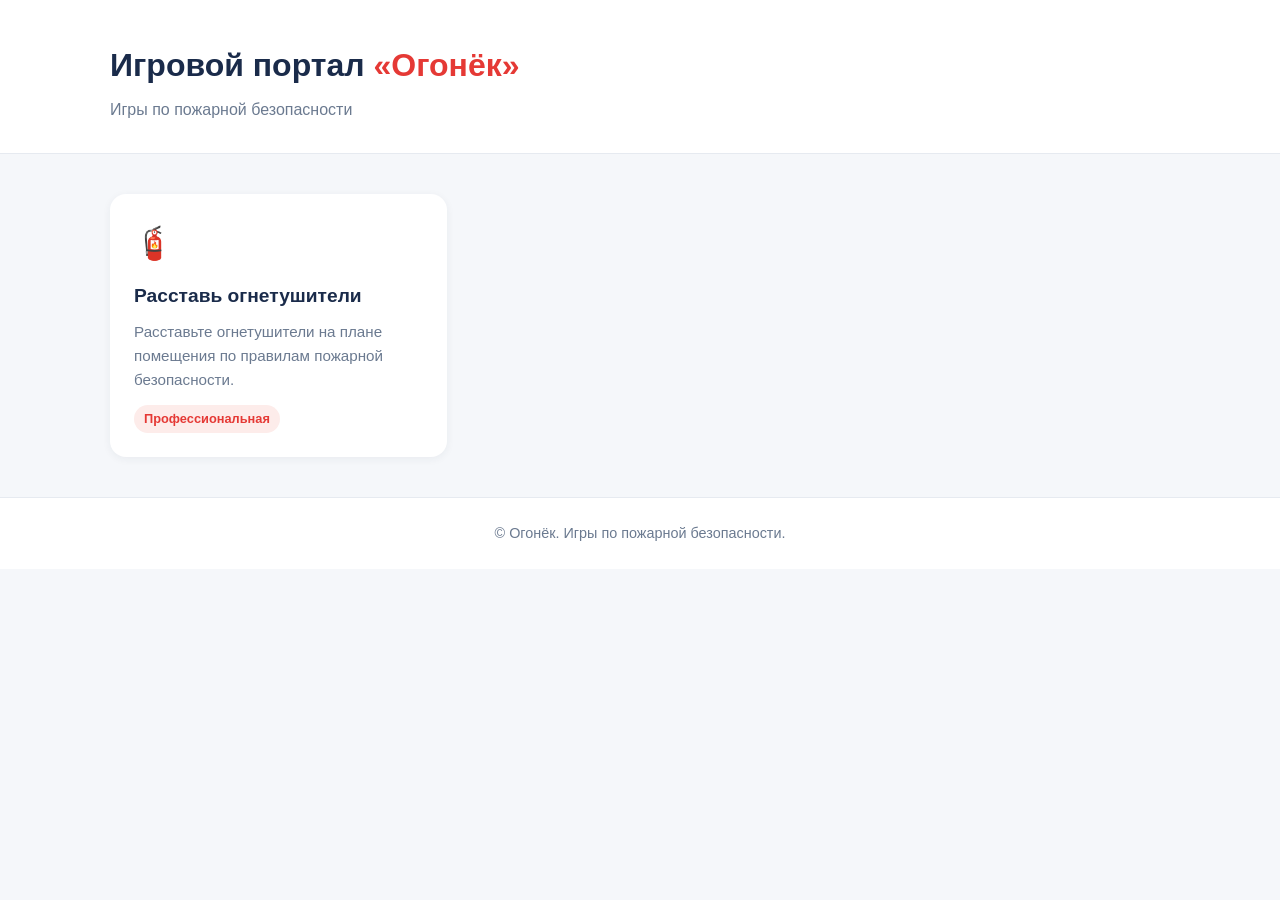
<file: index.html>
<!DOCTYPE html>
<html lang="ru">
<head>
  <meta charset="UTF-8">
  <meta name="viewport" content="width=device-width, initial-scale=1.0">
  <title>Игровой портал «Огонёк»</title>
  <link rel="stylesheet" href="style.css">
</head>
<body>
  <header class="header">
    <div class="container">
      <h1>Игровой портал <span class="accent">«Огонёк»</span></h1>
      <p class="subtitle">Игры по пожарной безопасности</p>
    </div>
  </header>

  <main class="container">
    <section id="games-list" class="games-grid">
      <!-- Карточки игр будут добавляться сюда из manifest.json -->
    </section>
  </main>

  <footer class="footer">
    <div class="container">
      <p>© Огонёк. Игры по пожарной безопасности.</p>
    </div>
  </footer>

  <script>
    // Загрузка каталога игр из манифеста
    fetch('catalog/manifest.json')
      .then(response => response.json())
      .then(games => {
        const container = document.getElementById('games-list');
        games.forEach(game => {
          const card = document.createElement('a');
          card.href = game.path;
          card.className = 'game-card';
          card.innerHTML = `
            <div class="game-icon">${game.icon || '🔥'}</div>
            <h2>${game.title}</h2>
            <p>${game.description}</p>
            <span class="game-tag">${game.type === 'pro' ? 'Профессиональная' : 'Развлекательная'}</span>
          `;
          container.appendChild(card);
        });
      })
      .catch(err => console.error('Ошибка загрузки каталога игр:', err));
  </script>
</body>
</html>
</file>
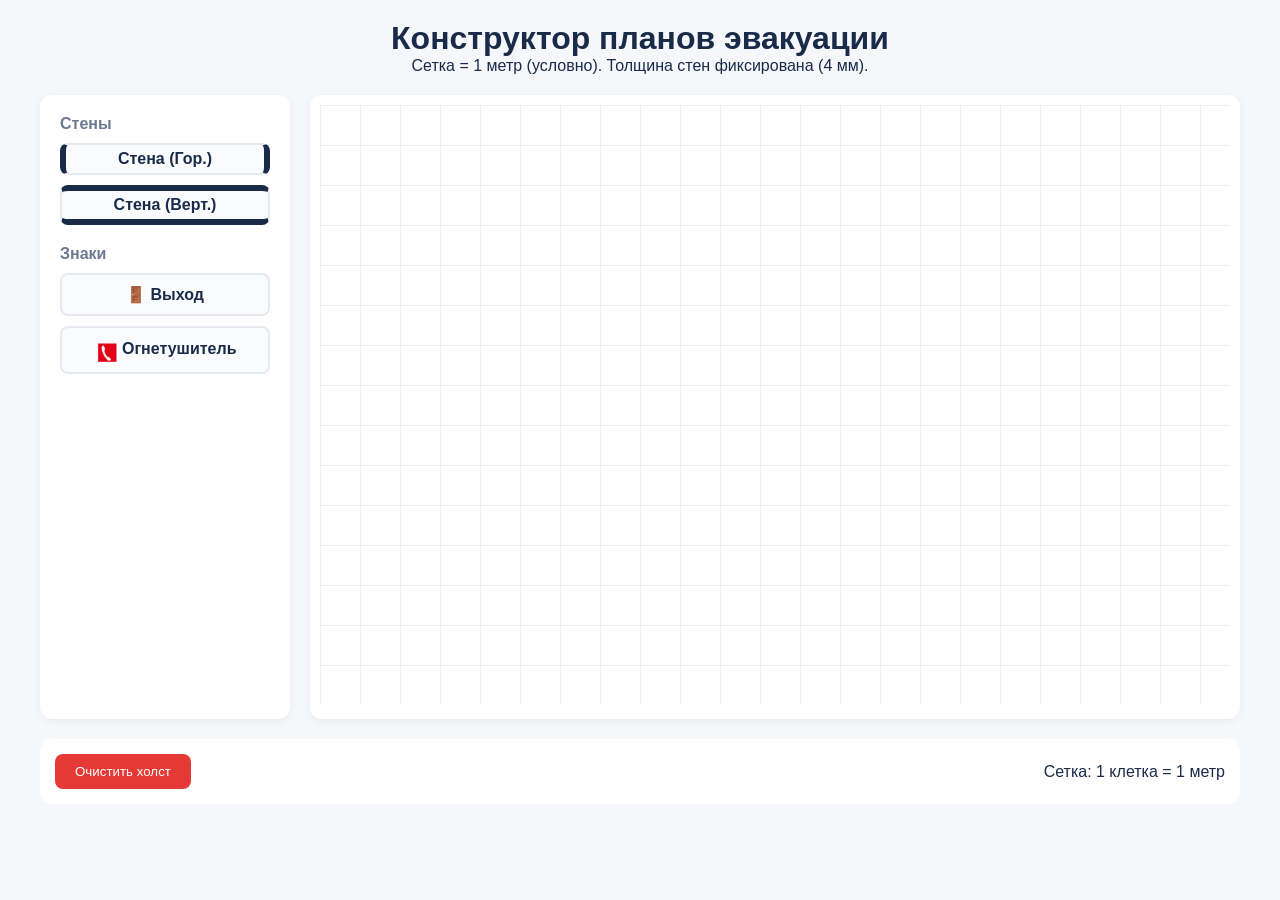
<file: plans/index.html>
<!DOCTYPE html>
<html lang="ru">
<head>
  <meta charset="UTF-8">
  <meta name="viewport" content="width=device-width, initial-scale=1.0">
  <title>Конструктор планов эвакуации</title>
  <link rel="stylesheet" href="style.css">
</head>
<body>
  <div class="app-container">
    <header>
      <h1>Конструктор планов эвакуации</h1>
      <p>Сетка = 1 метр (условно). Толщина стен фиксирована (4 мм).</p>
    </header>

    <div class="main-area">
      <!-- Палитра -->
      <aside class="palette">
        <h3>Стены</h3>
        <div class="wall-tools">
          <div class="tool wall-h" data-type="wall-h">Стена (Гор.)</div>
          <div class="tool wall-v" data-type="wall-v">Стена (Верт.)</div>
        </div>
        
        <h3>Знаки</h3>
        <div class="sign-tools">
          <div class="tool sign-exit" data-type="sign" data-sign="exit">🚪 Выход</div>
          <div class="tool sign-ext" data-type="sign" data-sign="extinguisher">
          <img src="extinguisher.svg" width="24" height="24" style="vertical-align: middle;"> Огнетушитель</div>
        </div>
      </aside>

      <!-- Рабочая область -->
      <main class="workspace">
        <svg id="canvas" width="100%" height="600">
          <!-- Сетка как паттерн на фоне (не мешает кликам) -->
          <defs>
            <pattern id="grid" width="40" height="40" patternUnits="userSpaceOnUse">
              <path d="M 40 0 L 0 0 0 40" fill="none" stroke="#e0e0e0" stroke-width="1"/>
            </pattern>
          </defs>
          <!-- Фон с сеткой -->
          <rect id="bg-grid" width="100%" height="100%" fill="url(#grid)" />
          
          <!-- Слой для контента -->
          <g id="content-layer"></g>
        </svg>
      </main>
    </div>
    
    <div class="status-bar">
      <button id="clearBtn" style="background: #e53935; color: white; border: none; padding: 10px 20px; border-radius: 8px; cursor: pointer;">Очистить холст</button>
      <span>Сетка: 1 клетка = 1 метр</span>
    </div>
  </div>
  <script src="script.js"></script>
</body>
</html>
</file>
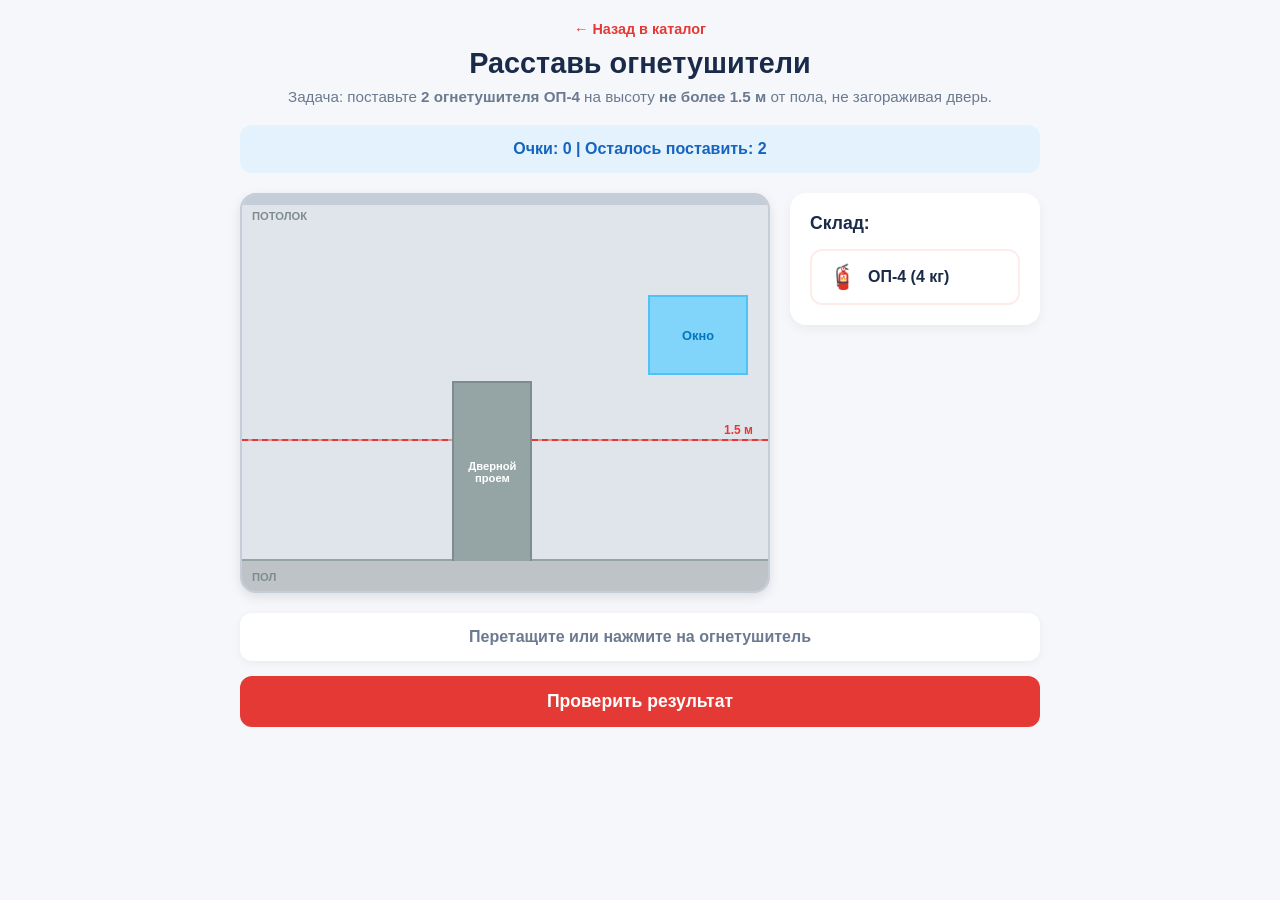
<file: catalog/extinguishers/index.html>
<!DOCTYPE html>
<html lang="ru">
<head>
  <meta charset="UTF-8">
  <meta name="viewport" content="width=device-width, initial-scale=1.0">
  <title>Расставь огнетушители</title>
  <link rel="stylesheet" href="style.css">
</head>
<body>
  <div class="game-container">
    <header class="game-header">
      <a href="../../index.html" class="back-btn">← Назад в каталог</a>
      <h1>Расставь огнетушители</h1>
      <p>Задача: поставьте <b>2 огнетушителя ОП-4</b> на высоту <b>не более 1.5 м</b> от пола, не загораживая дверь.</p>
    </header>

    <div style="background: #e3f2fd; padding: 15px; border-radius: 12px; margin-bottom: 20px; text-align: center; font-weight: bold; color: #1565c0;">
      Очки: <span id="score">0</span> | Осталось поставить: <span id="remaining">2</span>
    </div>

    <div class="game-area">
      <!-- Сама комната (вид сбоку) -->
      <div class="room" id="room">
        <div class="ceiling-label">ПОТОЛОК</div>
        <div class="floor-label">ПОЛ</div>
        <div class="door">Дверной проем</div>
        <div class="window">Окно</div>
        
        <!-- Линия 1.5 метра для ориентира -->
        <div class="height-mark" style="bottom: 150px;">
          <span>1.5 м</span>
        </div>
      </div>
      
      <div class="inventory" id="inventory">
        <h2>Склад:</h2>
        <div class="items">
          <div class="extinguisher" data-type="light" data-weight="4">
            <span>🧯</span> ОП-4 (4 кг)
          </div>
        </div>
      </div>
    </div>

    <div class="status-panel" id="status">Перетащите или нажмите на огнетушитель</div>
    
    <button id="checkBtn" style="width: 100%; padding: 15px; margin-top: 15px; background: #e53935; color: white; border: none; border-radius: 12px; font-size: 1.1rem; font-weight: bold; cursor: pointer;">Проверить результат</button>
  </div>
  <script src="script.js"></script>
</body>
</html>
</file>
<file: style.css>
* {
  box-sizing: border-box;
  margin: 0;
  padding: 0;
}

body {
  font-family: -apple-system, BlinkMacSystemFont, "Segoe UI", Roboto, Arial, sans-serif;
  background: #f5f7fa;
  color: #1a2b4a;
  line-height: 1.6;
}

.container {
  max-width: 1100px;
  margin: 0 auto;
  padding: 0 20px;
}

.header {
  background: #ffffff;
  padding: 40px 0 30px;
  border-bottom: 1px solid #e6eaf0;
}

.header h1 {
  font-size: 2rem;
  font-weight: 700;
}

.accent {
  color: #e53935;
}

.subtitle {
  color: #6b7a90;
  margin-top: 6px;
}

.games-grid {
  display: grid;
  grid-template-columns: repeat(auto-fill, minmax(280px, 1fr));
  gap: 24px;
  padding: 40px 0;
}

.game-card {
  display: block;
  background: #ffffff;
  border-radius: 16px;
  padding: 24px;
  text-decoration: none;
  color: inherit;
  box-shadow: 0 2px 8px rgba(26, 43, 74, 0.06);
  transition: transform 0.2s, box-shadow 0.2s;
}

.game-card:hover {
  transform: translateY(-4px);
  box-shadow: 0 8px 24px rgba(26, 43, 74, 0.12);
}

.game-icon {
  font-size: 2rem;
  margin-bottom: 12px;
}

.game-card h2 {
  font-size: 1.2rem;
  margin-bottom: 8px;
}

.game-card p {
  color: #6b7a90;
  font-size: 0.95rem;
  margin-bottom: 12px;
}

.game-tag {
  display: inline-block;
  font-size: 0.8rem;
  padding: 4px 10px;
  border-radius: 20px;
  background: #fdecea;
  color: #e53935;
  font-weight: 600;
}

.footer {
  background: #ffffff;
  border-top: 1px solid #e6eaf0;
  padding: 24px 0;
  text-align: center;
  color: #6b7a90;
  font-size: 0.9rem;
}

@media (max-width: 600px) {
  .header h1 {
    font-size: 1.5rem;
  }
}
</file>
<file: plans/style.css>
* { box-sizing: border-box; margin: 0; padding: 0; }
body { font-family: -apple-system, BlinkMacSystemFont, "Segoe UI", Roboto, Arial, sans-serif; background: #f5f7fa; color: #1a2b4a; padding: 20px; }
.app-container { max-width: 1200px; margin: 0 auto; }
header { text-align: center; margin-bottom: 20px; }
.main-area { display: flex; gap: 20px; flex-direction: column; }
@media (min-width: 800px) { .main-area { flex-direction: row; } }

.palette { background: #fff; padding: 20px; border-radius: 12px; width: 100%; box-shadow: 0 2px 8px rgba(0,0,0,0.05); }
@media (min-width: 800px) { .palette { width: 250px; flex-shrink: 0; } }
.palette h3 { margin-bottom: 10px; font-size: 1rem; color: #6b7a90; }
.wall-tools, .sign-tools { display: flex; flex-direction: column; gap: 10px; margin-bottom: 20px; }

.tool { 
  padding: 10px; border: 2px solid #e6eaf0; border-radius: 8px; cursor: grab; 
  text-align: center; font-weight: bold; background: #f9fbfd; transition: 0.2s;
}
.tool:hover { border-color: #e53935; background: #fff; }
.wall-h { border-left: 6px solid #1a2b4a; border-right: 6px solid #1a2b4a; padding: 5px; }
.wall-v { border-top: 6px solid #1a2b4a; border-bottom: 6px solid #1a2b4a; padding: 5px; }

.workspace { flex: 1; background: #fff; border-radius: 12px; padding: 10px; box-shadow: 0 2px 8px rgba(0,0,0,0.05); }

.status-bar { display: flex; justify-content: space-between; align-items: center; margin-top: 20px; background: #fff; padding: 15px; border-radius: 12px; }

/* Стили для SVG элементов */
.wall { fill: #2c3e50; cursor: move; }
.sign { font-size: 24px; cursor: move; user-select: none; }
.resize-handle { fill: #e53935; cursor: pointer; }
</file>
<file: catalog/extinguishers/style.css>
* { box-sizing: border-box; margin: 0; padding: 0; }
body { font-family: -apple-system, BlinkMacSystemFont, "Segoe UI", Roboto, Arial, sans-serif; background: #f5f7fa; color: #1a2b4a; padding: 20px; }
.game-container { max-width: 800px; margin: 0 auto; }
.game-header { text-align: center; margin-bottom: 20px; }
.back-btn { display: inline-block; margin-bottom: 10px; color: #e53935; text-decoration: none; font-weight: 600; font-size: 0.9rem; }
.game-header h1 { font-size: 1.8rem; margin-bottom: 8px; }
.game-header p { color: #6b7a90; font-size: 0.95rem; }
.game-area { display: flex; flex-direction: column; gap: 20px; }
@media (min-width: 600px) { .game-area { flex-direction: row; align-items: flex-start; } }

.room { 
  width: 100%; 
  height: 400px; 
  background: #e0e5ec; 
  border-radius: 16px; 
  box-shadow: 0 4px 12px rgba(0,0,0,0.1); 
  position: relative; 
  border: 2px solid #c5cdd8; 
  overflow: hidden; 
  /* Убрали touch-action: none, чтобы на телефоне работал скролл */
}

/* Ограничиваем высоту комнаты на мобильных, чтобы влезал склад и кнопка */
@media (max-width: 600px) {
  .room { height: 300px; } /* Было 400, стало 300 */
}

/* Имитация пола */
.room::after {
  content: ''; position: absolute; bottom: 0; left: 0; right: 0; height: 30px; background: #bdc3c7; z-index: 1; border-top: 2px solid #95a5a6;
}

/* Имитация потолка */
.room::before {
  content: ''; position: absolute; top: 0; left: 0; right: 0; height: 10px; background: #c5cdd8; z-index: 1;
}

.ceiling-label, .floor-label { position: absolute; left: 10px; font-size: 0.7rem; font-weight: bold; color: #7f8c8d; z-index: 2; }
.ceiling-label { top: 15px; }
.floor-label { bottom: 8px; }

/* Дверной проем (стоит на полу) — текст по центру */
.door { 
  position: absolute; 
  bottom: 30px; 
  left: 40%; 
  width: 80px; 
  height: 180px; 
  background: #95a5a6; 
  display: flex; 
  align-items: center; /* Выравниваем по центру по вертикали */
  justify-content: center; /* Выравниваем по центру по горизонтали */
  font-size: 0.7rem; 
  color: white; 
  font-weight: bold; 
  z-index: 5; 
  border: 2px solid #7f8c8d; 
  border-bottom: none; 
  text-align: center;
  padding: 5px;
}

/* Окно (висит на стене) */
.window { position: absolute; top: 100px; right: 20px; width: 100px; height: 80px; background: #81d4fa; display: flex; align-items: center; justify-content: center; font-size: 0.8rem; color: #0277bd; font-weight: bold; z-index: 5; border: 2px solid #4fc3f7; }

/* Линия 1.5 метра */
.height-mark { position: absolute; left: 0; right: 0; height: 2px; background: rgba(229, 57, 53, 0.5); border-top: 2px dashed #e53935; z-index: 3; }
.height-mark span { position: absolute; right: 10px; top: -18px; font-size: 0.75rem; color: #e53935; font-weight: bold; background: #e0e5ec; padding: 0 5px; }

.inventory { width: 100%; background: #ffffff; border-radius: 16px; padding: 20px; box-shadow: 0 4px 12px rgba(0,0,0,0.05); }
@media (min-width: 600px) { .inventory { width: 250px; flex-shrink: 0; } }
.inventory h2 { font-size: 1.1rem; margin-bottom: 15px; }
.items { display: flex; flex-direction: column; gap: 12px; }
.extinguisher { display: flex; align-items: center; gap: 10px; padding: 12px 16px; border: 2px solid #fdecea; border-radius: 12px; background: #fff; cursor: grab; font-weight: 600; user-select: none; }
.extinguisher:active { cursor: grabbing; }
.extinguisher span { font-size: 1.5rem; }
.status-panel { margin-top: 20px; padding: 15px; background: #ffffff; border-radius: 12px; text-align: center; font-weight: 600; color: #6b7a90; box-shadow: 0 2px 8px rgba(0,0,0,0.05); }
.placed { position: absolute; font-size: 2.5rem; transform: translate(-50%, -50%); cursor: pointer; filter: drop-shadow(0 4px 6px rgba(0,0,0,0.2)); z-index: 20; }
</file>
